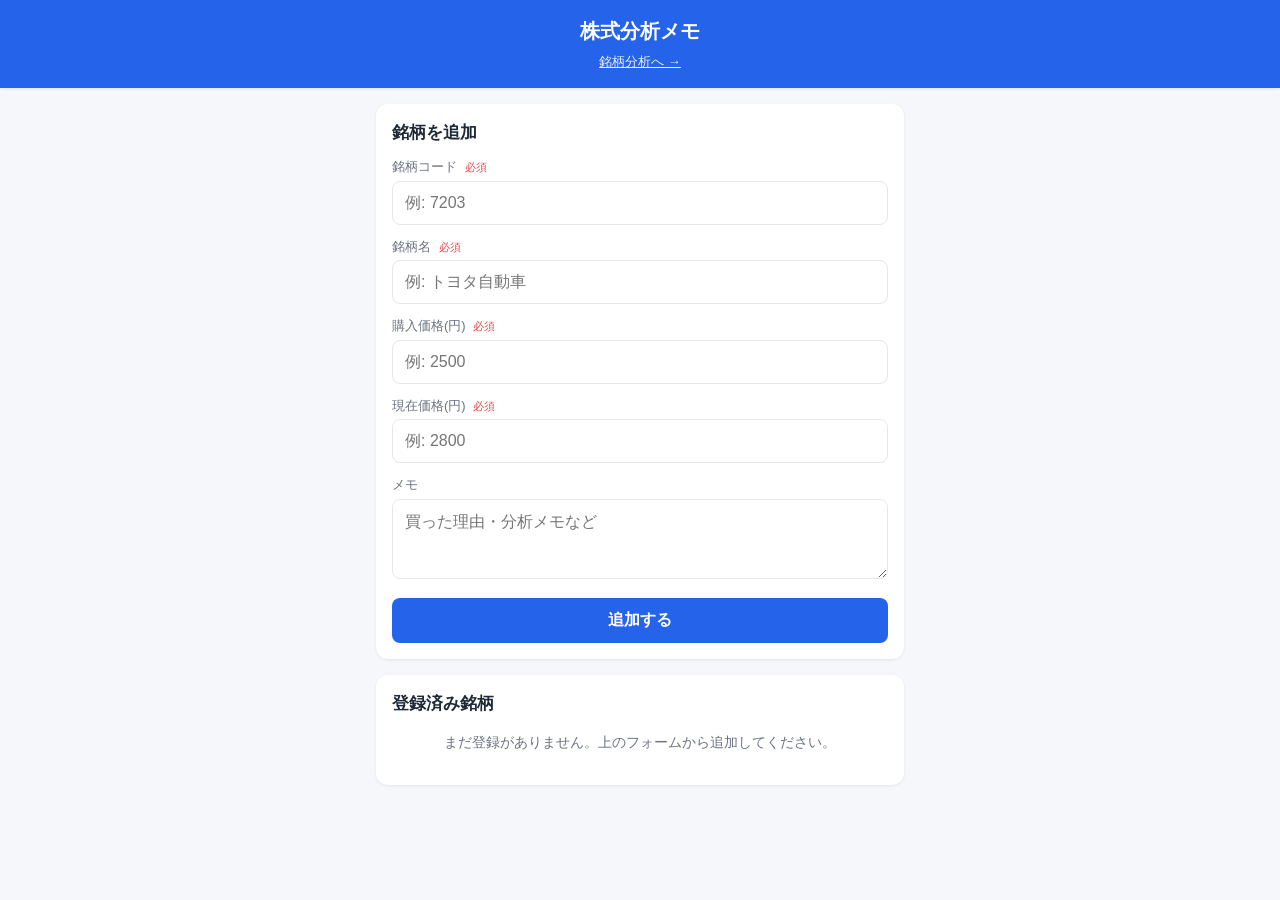
<file: index.html>
<!DOCTYPE html>
<html lang="ja">
<head>
  <meta charset="UTF-8">
  <!-- iPhone等のスマホで見やすくするための設定 -->
  <meta name="viewport" content="width=device-width, initial-scale=1.0, viewport-fit=cover">
  <meta name="theme-color" content="#2563eb">
  <title>株式分析メモ</title>
  <link rel="stylesheet" href="style.css">
</head>
<body>
  <header class="app-header">
    <h1>株式分析メモ</h1>
    <nav class="header-nav">
      <a href="analysis.html" class="nav-link">銘柄分析へ →</a>
    </nav>
  </header>

  <main class="container">
    <!-- 入力フォーム -->
    <section class="card">
      <h2 id="form-title">銘柄を追加</h2>
      <form id="stock-form" novalidate>
        <!-- 編集中の銘柄ID(新規追加時は空) -->
        <input type="hidden" id="edit-id" value="">

        <label class="field">
          <span class="field-label">銘柄コード <em>必須</em></span>
          <input type="text" id="code" placeholder="例: 7203" required inputmode="numeric">
        </label>

        <label class="field">
          <span class="field-label">銘柄名 <em>必須</em></span>
          <input type="text" id="name" placeholder="例: トヨタ自動車" required>
        </label>

        <label class="field">
          <span class="field-label">購入価格(円) <em>必須</em></span>
          <input type="number" id="buy-price" placeholder="例: 2500" required min="0" step="0.01" inputmode="decimal">
        </label>

        <label class="field">
          <span class="field-label">現在価格(円) <em>必須</em></span>
          <input type="number" id="current-price" placeholder="例: 2800" required min="0" step="0.01" inputmode="decimal">
        </label>

        <label class="field">
          <span class="field-label">メモ</span>
          <textarea id="memo" placeholder="買った理由・分析メモなど" rows="3"></textarea>
        </label>

        <div class="form-actions">
          <button type="submit" id="submit-btn" class="btn btn-primary">追加する</button>
          <button type="button" id="cancel-btn" class="btn btn-ghost hidden">キャンセル</button>
        </div>
      </form>
    </section>

    <!-- 銘柄一覧 -->
    <section class="card">
      <h2>登録済み銘柄</h2>
      <p id="empty-message" class="empty">まだ登録がありません。上のフォームから追加してください。</p>
      <ul id="stock-list" class="stock-list"></ul>
    </section>
  </main>

  <script src="app.js"></script>
</body>
</html>
</file>
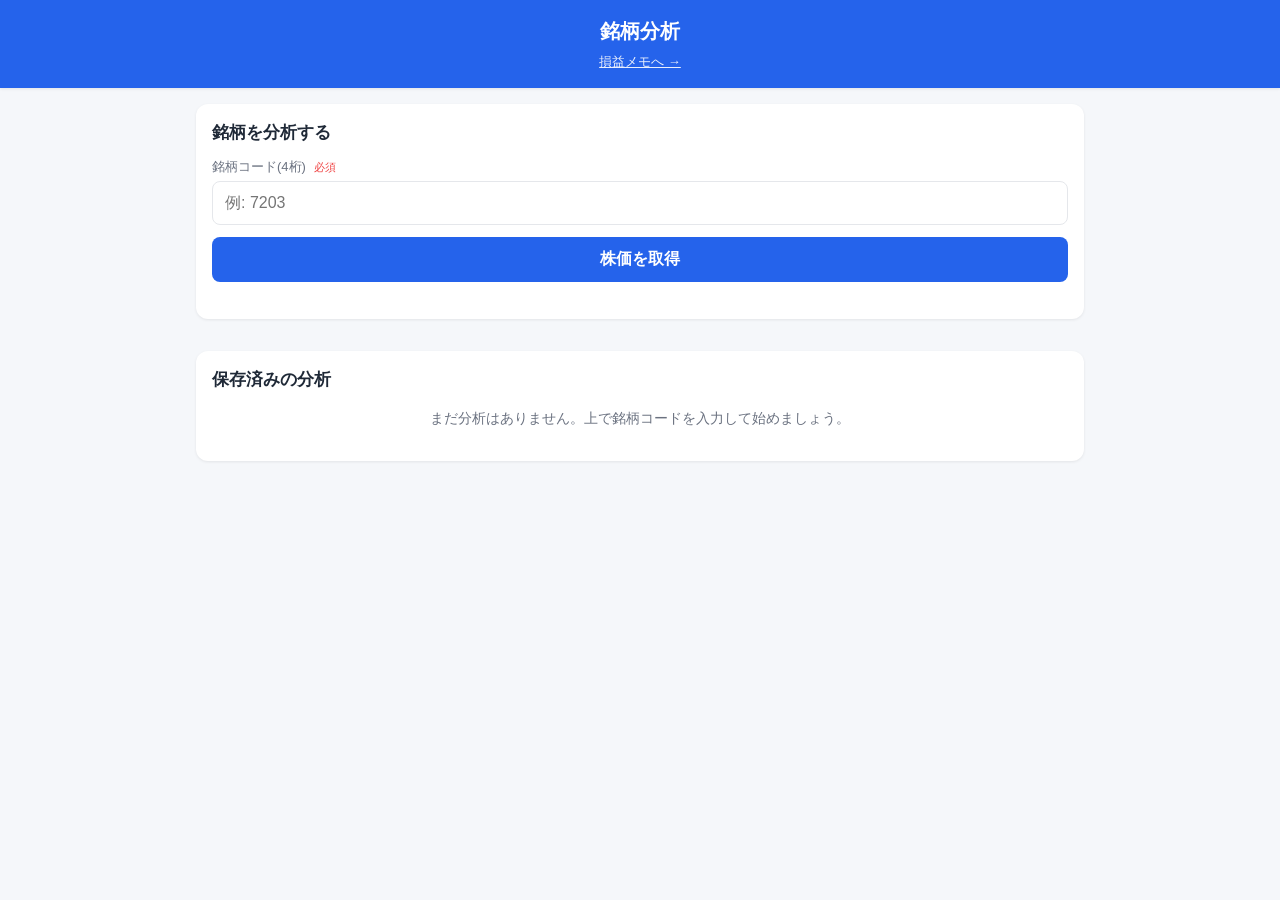
<file: analysis.html>
<!DOCTYPE html>
<html lang="ja">
<head>
  <meta charset="UTF-8">
  <!-- iPhone/iPadで表示崩れしないようにビューポートを設定 -->
  <meta name="viewport" content="width=device-width, initial-scale=1.0, viewport-fit=cover">
  <meta name="theme-color" content="#2563eb">
  <title>銘柄分析 - 株式分析メモ</title>
  <link rel="stylesheet" href="style.css">
</head>
<body>
  <header class="app-header">
    <h1>銘柄分析</h1>
    <nav class="header-nav">
      <a href="index.html" class="nav-link">損益メモへ →</a>
    </nav>
  </header>

  <main class="container container-wide">
    <!-- 2カラム(iPad以上) / 1カラム(iPhone) -->
    <div class="two-col">
      <!-- 左カラム: 入力 -->
      <div class="col">
        <!-- 銘柄検索 -->
        <section class="card">
          <h2>銘柄を分析する</h2>
          <form id="fetch-form" novalidate>
            <label class="field">
              <span class="field-label">銘柄コード(4桁) <em>必須</em></span>
              <input type="text" id="code" placeholder="例: 7203" required maxlength="5" inputmode="numeric">
            </label>
            <div class="form-actions">
              <button type="submit" id="fetch-btn" class="btn btn-primary">株価を取得</button>
            </div>
            <p id="fetch-status" class="status"></p>
          </form>
        </section>

        <!-- 将来予想の入力(株価取得後に表示) -->
        <section id="forecast-card" class="card hidden">
          <h2>将来予想を入力</h2>
          <p class="help">
            将来の株価は <strong>予想PER × 予想EPS</strong> で計算します。
            企業の決算資料・四季報・アナリスト予想などから入力してください。
          </p>

          <label class="field">
            <span class="field-label">予想PER(倍)</span>
            <input type="number" id="forecast-per" placeholder="例: 12.5" step="0.01" min="0" inputmode="decimal">
          </label>
          <label class="field">
            <span class="field-label">1年後 予想EPS(円)</span>
            <input type="number" id="eps-1y" placeholder="例: 250" step="0.01" min="0" inputmode="decimal">
          </label>
          <label class="field">
            <span class="field-label">2年後 予想EPS(円)</span>
            <input type="number" id="eps-2y" placeholder="例: 270" step="0.01" min="0" inputmode="decimal">
          </label>
          <label class="field">
            <span class="field-label">メモ</span>
            <textarea id="memo" rows="3" placeholder="分析メモ・購入判断など"></textarea>
          </label>

          <div class="form-actions">
            <button type="button" id="save-btn" class="btn btn-primary">この銘柄を保存</button>
            <button type="button" id="cancel-btn" class="btn btn-ghost">クリア</button>
          </div>
        </section>
      </div>

      <!-- 右カラム: 結果 -->
      <div class="col">
        <section id="result-card" class="card hidden">
          <h2 id="result-title">--</h2>
          <p class="result-sub"><span id="result-code"></span> <span id="result-currency"></span></p>

          <div class="stat-grid">
            <div class="stat">
              <span class="stat-label">現在株価</span>
              <span class="stat-value" id="current-price">¥--</span>
            </div>
          </div>

          <h3 class="subtitle">予想株価(計算結果)</h3>
          <div class="stat-grid">
            <div class="stat">
              <span class="stat-label">1年後</span>
              <span class="stat-value" id="price-1y">¥--</span>
              <span class="stat-sub" id="rate-1y">--</span>
            </div>
            <div class="stat">
              <span class="stat-label">2年後</span>
              <span class="stat-value" id="price-2y">¥--</span>
              <span class="stat-sub" id="rate-2y">--</span>
            </div>
          </div>
          <p class="help" id="forecast-formula"></p>
        </section>
      </div>
    </div>

    <!-- 保存済み一覧 -->
    <section class="card">
      <h2>保存済みの分析</h2>
      <p id="empty-message" class="empty">まだ分析はありません。上で銘柄コードを入力して始めましょう。</p>
      <ul id="saved-list" class="stock-list"></ul>
    </section>
  </main>

  <!-- 読み込み順: APIラッパー → メインスクリプト -->
  <script src="analysis-api.js"></script>
  <script src="analysis.js"></script>
</body>
</html>
</file>
<file: style.css>
/* ===========================================
   株式分析メモ - スタイル
   モバイルファーストで書いています
   色やサイズを変えたい時はこの :root の変数だけ
   変更すれば、全体に反映されます
   =========================================== */
:root {
  --color-bg: #f5f7fa;
  --color-card: #ffffff;
  --color-text: #1f2937;
  --color-muted: #6b7280;
  --color-primary: #2563eb;
  --color-primary-dark: #1d4ed8;
  --color-border: #e5e7eb;
  --color-profit: #16a34a;  /* プラス時の色(緑) */
  --color-loss: #dc2626;    /* マイナス時の色(赤) */
  --color-danger: #ef4444;
  --radius: 12px;
  --shadow: 0 1px 3px rgba(0, 0, 0, 0.08);
}

* { box-sizing: border-box; }

html, body {
  margin: 0;
  padding: 0;
  font-family: -apple-system, BlinkMacSystemFont, "Hiragino Sans",
               "Helvetica Neue", Arial, sans-serif;
  background: var(--color-bg);
  color: var(--color-text);
  font-size: 16px;
  line-height: 1.5;
  /* iPhoneのノッチ対応 */
  padding-bottom: env(safe-area-inset-bottom);
}

/* ヘッダー */
.app-header {
  background: var(--color-primary);
  color: #fff;
  padding: 16px;
  padding-top: calc(16px + env(safe-area-inset-top));
  text-align: center;
  box-shadow: var(--shadow);
}
.app-header h1 {
  margin: 0;
  font-size: 20px;
  font-weight: 600;
}

/* コンテナ(スマホでは画面幅いっぱい / PCでは中央に表示) */
.container {
  max-width: 560px;
  margin: 0 auto;
  padding: 16px;
  display: flex;
  flex-direction: column;
  gap: 16px;
}

/* カード(白い箱) */
.card {
  background: var(--color-card);
  border-radius: var(--radius);
  padding: 16px;
  box-shadow: var(--shadow);
}
.card h2 {
  margin: 0 0 12px;
  font-size: 17px;
  font-weight: 600;
}

/* フォーム */
.field {
  display: block;
  margin-bottom: 12px;
}
.field-label {
  display: block;
  font-size: 13px;
  color: var(--color-muted);
  margin-bottom: 4px;
}
.field-label em {
  font-style: normal;
  color: var(--color-danger);
  font-size: 11px;
  margin-left: 4px;
}
.field input,
.field textarea {
  width: 100%;
  padding: 12px;
  font-size: 16px; /* iPhoneでフォーカス時に画面拡大されないよう16px */
  border: 1px solid var(--color-border);
  border-radius: 8px;
  background: #fff;
  color: var(--color-text);
  font-family: inherit;
}
.field input:focus,
.field textarea:focus {
  outline: none;
  border-color: var(--color-primary);
  box-shadow: 0 0 0 3px rgba(37, 99, 235, 0.15);
}
.field textarea {
  resize: vertical;
}

/* ボタン */
.form-actions {
  display: flex;
  gap: 8px;
  margin-top: 8px;
}
.btn {
  flex: 1;
  padding: 12px 16px;
  font-size: 16px;
  font-weight: 600;
  border: none;
  border-radius: 8px;
  cursor: pointer;
  font-family: inherit;
  /* タップしやすい高さ確保 */
  min-height: 44px;
}
.btn-primary {
  background: var(--color-primary);
  color: #fff;
}
.btn-primary:active {
  background: var(--color-primary-dark);
}
.btn-ghost {
  background: transparent;
  color: var(--color-muted);
  border: 1px solid var(--color-border);
}
.btn-small {
  padding: 8px 12px;
  font-size: 14px;
  min-height: 36px;
  flex: none;
}
.btn-edit {
  background: #eef2ff;
  color: var(--color-primary);
}
.btn-delete {
  background: #fee2e2;
  color: var(--color-danger);
}
.hidden { display: none !important; }

/* 銘柄一覧 */
.empty {
  color: var(--color-muted);
  text-align: center;
  font-size: 14px;
  margin: 16px 0;
}
.stock-list {
  list-style: none;
  margin: 0;
  padding: 0;
  display: flex;
  flex-direction: column;
  gap: 12px;
}
.stock-item {
  border: 1px solid var(--color-border);
  border-radius: var(--radius);
  padding: 12px;
  background: #fff;
}
.stock-head {
  display: flex;
  justify-content: space-between;
  align-items: baseline;
  gap: 8px;
  margin-bottom: 8px;
}
.stock-title {
  font-weight: 600;
  font-size: 16px;
  word-break: break-all;
}
.stock-code {
  color: var(--color-muted);
  font-size: 13px;
  margin-right: 6px;
}
.stock-prices {
  display: grid;
  grid-template-columns: 1fr 1fr;
  gap: 8px;
  font-size: 14px;
  margin-bottom: 6px;
}
.price-block .price-label {
  display: block;
  color: var(--color-muted);
  font-size: 12px;
}
.price-block .price-value {
  font-weight: 600;
}
.profit-rate {
  font-size: 18px;
  font-weight: 700;
  text-align: right;
}
.profit-rate.profit { color: var(--color-profit); }
.profit-rate.loss   { color: var(--color-loss); }
.profit-rate.flat   { color: var(--color-muted); }

.stock-memo {
  margin: 8px 0;
  padding: 8px;
  background: #f9fafb;
  border-radius: 6px;
  font-size: 14px;
  white-space: pre-wrap;
  color: #374151;
}
.stock-actions {
  display: flex;
  gap: 8px;
  margin-top: 8px;
}

/* ===========================================
   銘柄分析ページ用の追加スタイル
   (損益メモと style.css を共有しています)
   =========================================== */

/* ヘッダー内ナビ(損益メモ ⇄ 分析 を行き来) */
.header-nav {
  margin-top: 6px;
  font-size: 13px;
}
.header-nav .nav-link {
  color: #fff;
  text-decoration: underline;
  opacity: 0.9;
}

/* iPad以上では少し横幅を広げて、2カラムを使う */
.container-wide {
  max-width: 560px;
}
@media (min-width: 768px) {
  .container-wide { max-width: 920px; }
  .two-col {
    display: grid;
    grid-template-columns: 1fr 1fr;
    gap: 16px;
  }
  .two-col .col {
    display: flex;
    flex-direction: column;
    gap: 16px;
  }
}
/* iPhone(<768px)では縦並び */
.two-col { display: flex; flex-direction: column; gap: 16px; }
.two-col .col { display: flex; flex-direction: column; gap: 16px; }

/* details(API設定の折りたたみ) */
details > summary {
  cursor: pointer;
  font-weight: 600;
  padding: 4px 0;
  list-style: none;
}
details > summary::-webkit-details-marker { display: none; }
details > summary::before {
  content: "▶ ";
  font-size: 12px;
  color: var(--color-muted);
}
details[open] > summary::before { content: "▼ "; }

/* 補助テキスト */
.help {
  font-size: 13px;
  color: var(--color-muted);
  margin: 8px 0 12px;
}
.help a { color: var(--color-primary); }
.subtitle {
  font-size: 15px;
  font-weight: 600;
  margin: 16px 0 8px;
}
.result-sub {
  margin: -4px 0 12px;
  color: var(--color-muted);
  font-size: 13px;
}

/* ステータス表示(取得中・成功・失敗) */
.status {
  margin: 8px 0 0;
  font-size: 13px;
  color: var(--color-muted);
  min-height: 1em;
}
.status-ok    { color: var(--color-profit); }
.status-error { color: var(--color-danger); }

/* 統計ブロック(現在価格・時価総額・1年後・2年後) */
.stat-grid {
  display: grid;
  grid-template-columns: 1fr 1fr;
  gap: 8px;
}
.stat-grid-compact { gap: 6px; margin: 6px 0; }
.stat {
  background: #f9fafb;
  border: 1px solid var(--color-border);
  border-radius: 8px;
  padding: 10px 12px;
  display: flex;
  flex-direction: column;
  gap: 2px;
}
.stat-label {
  font-size: 12px;
  color: var(--color-muted);
}
.stat-value {
  font-size: 18px;
  font-weight: 700;
}
.stat-sub {
  font-size: 13px;
  font-weight: 600;
}
.stat-sub.profit { color: var(--color-profit); }
.stat-sub.loss   { color: var(--color-loss); }
.stat-sub.flat   { color: var(--color-muted); }
</file>
